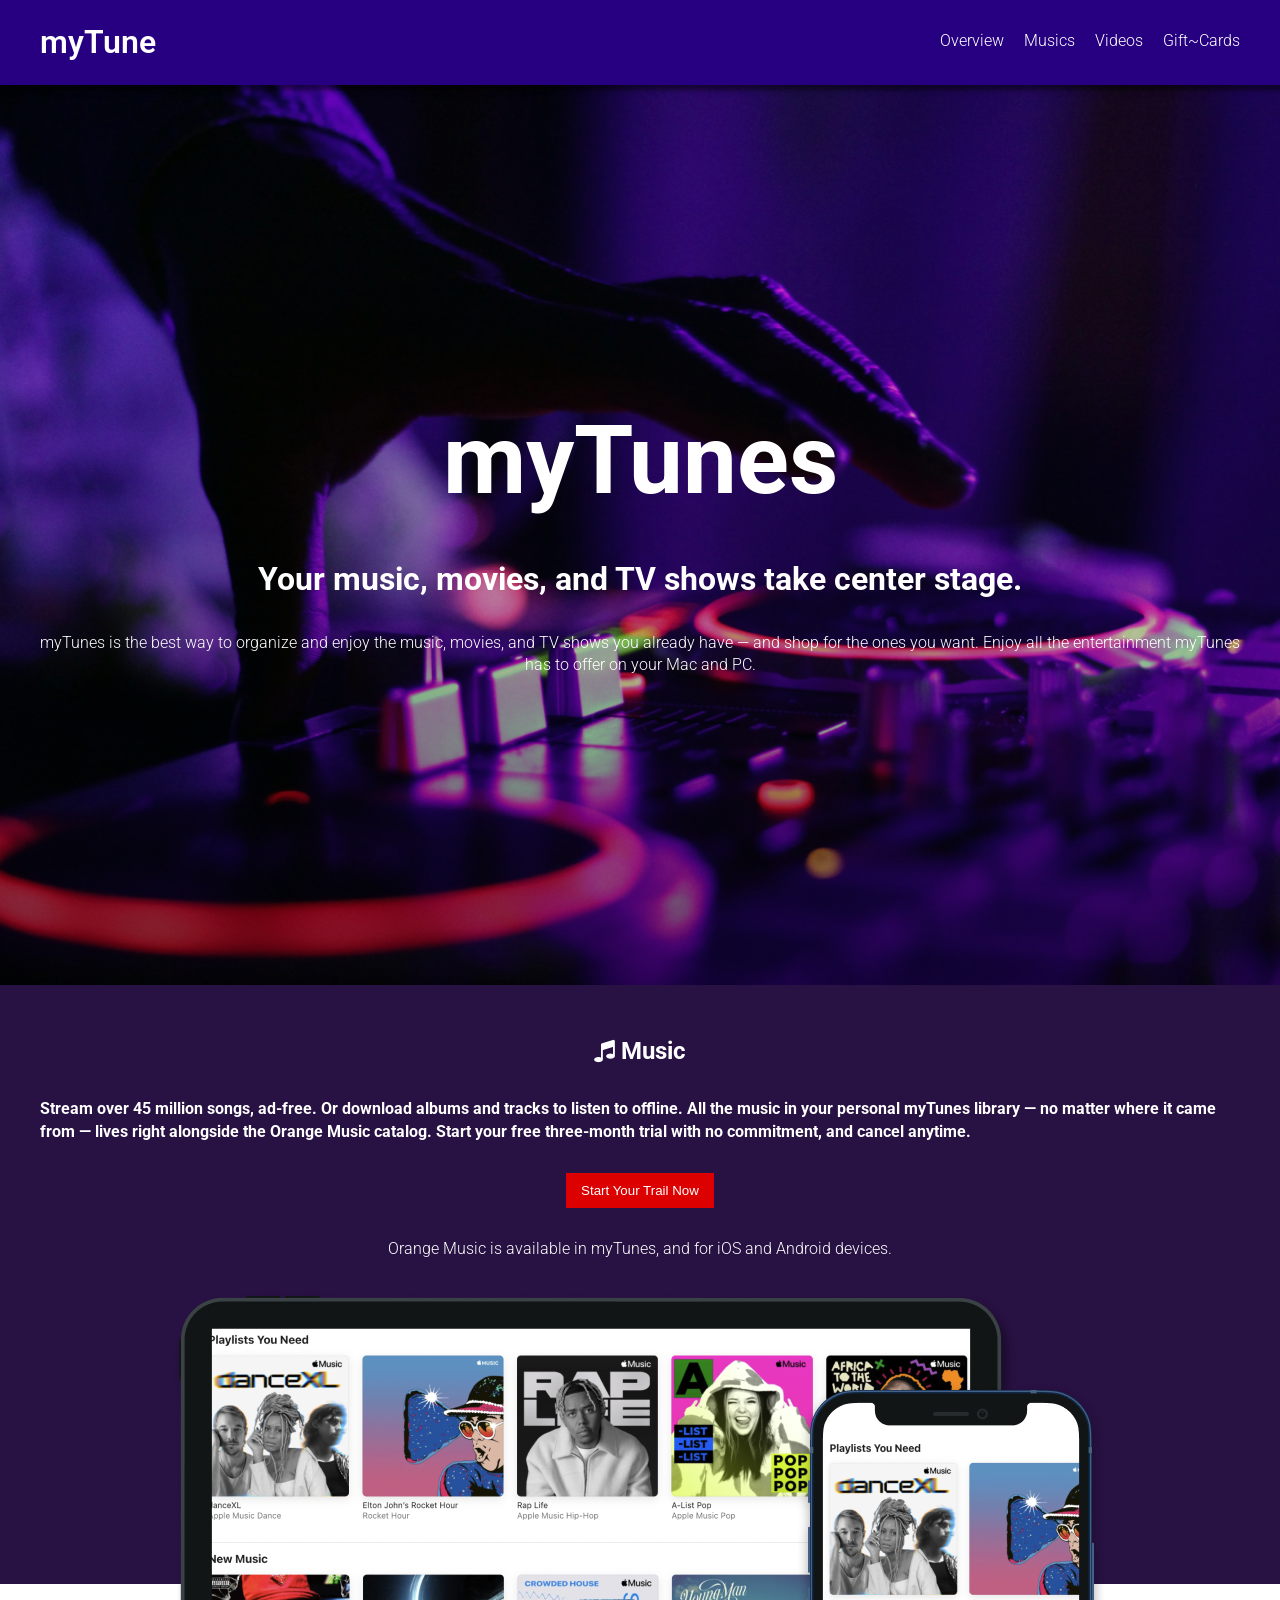
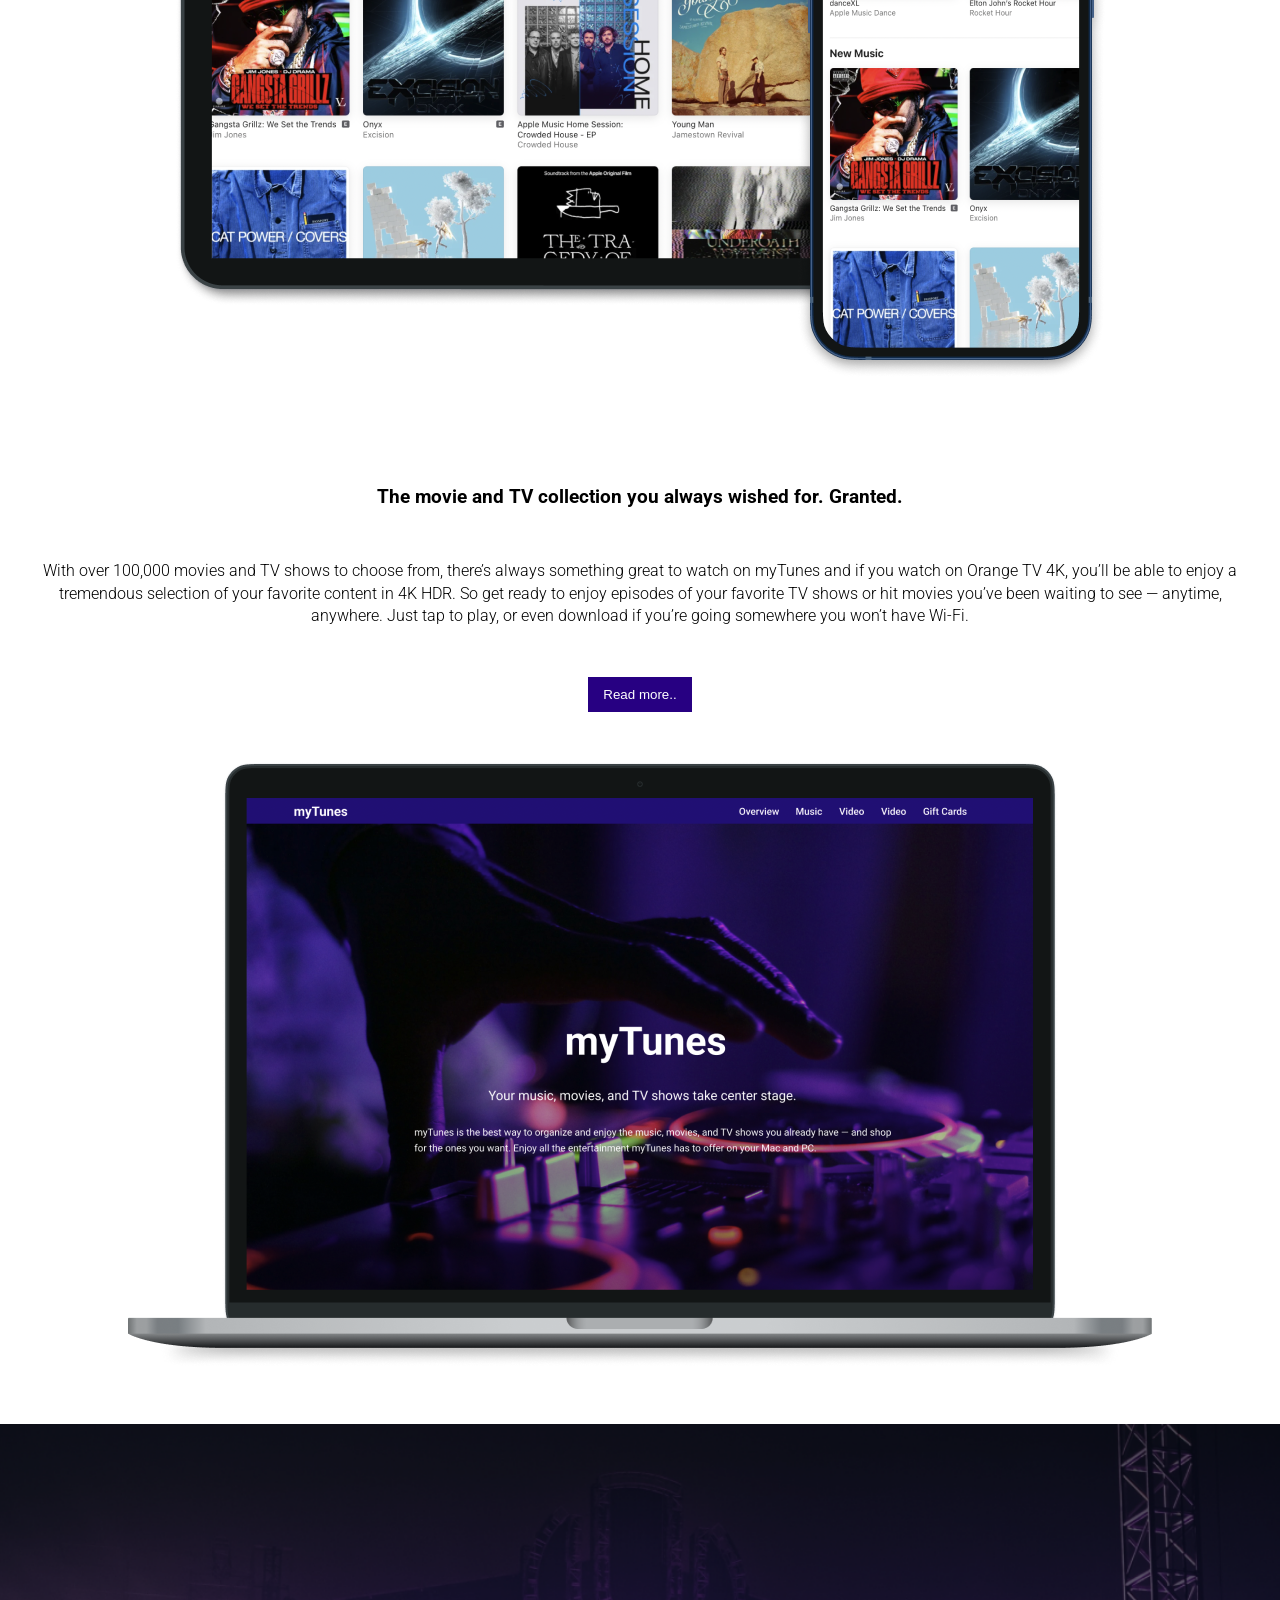
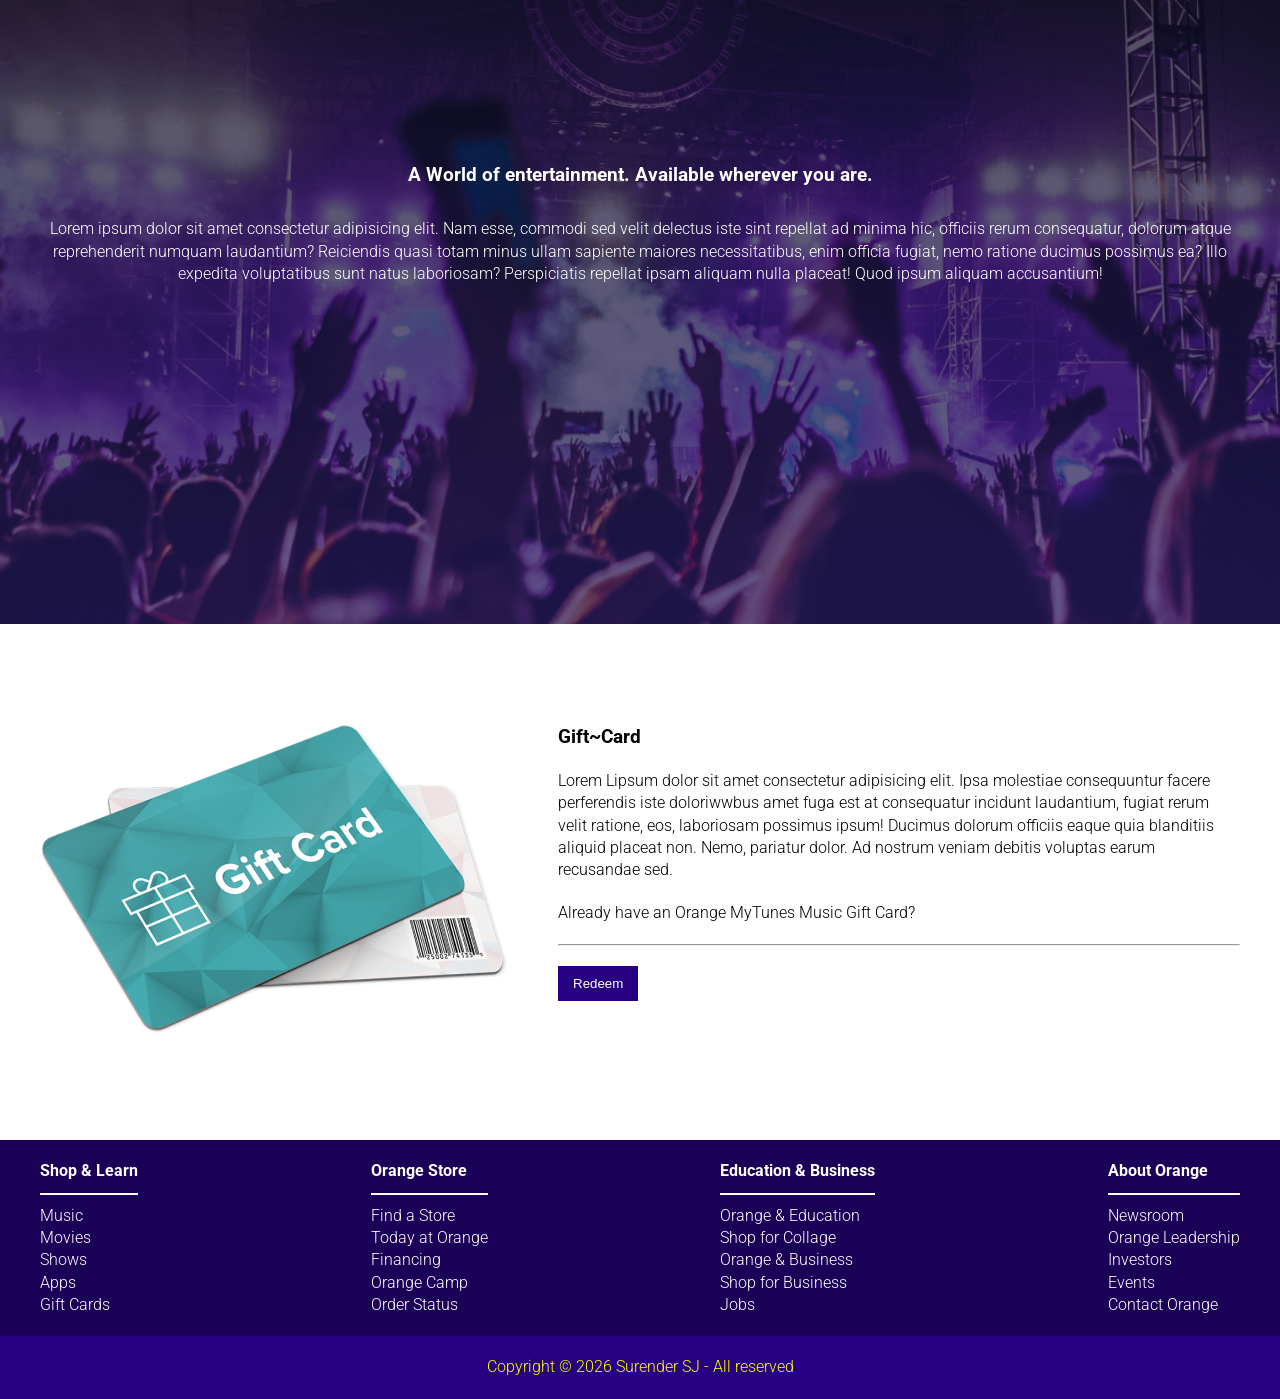
<file: index.html>
<!DOCTYPE html>
<html lang="en">
    <head>
        <meta charset="UTF-8">
        <meta name="viewport" content="width=device-width, initial-scale=1.0">
        <title>myTunes Website</title>
        <link rel="stylesheet" href="style.css">
        <link rel="stylesheet"
            href="https://cdnjs.cloudflare.com/ajax/libs/font-awesome/4.7.0/css/font-awesome.css"
            integrity="sha512-5A8nwdMOWrSz20fDsjczgUidUBR8liPYU+WymTZP1lmY9G6Oc7HlZv156XqnsgNUzTyMefFTcsFH/tnJE/+xBg=="
            crossorigin="anonymous" referrerpolicy="no-referrer" />
    </head>
    <body>
        <header>
            <nav class="container">
                <div class="logo">
                    myTune
                </div>
                <ul>
                    <a href="#hero">
                        <li>Overview</li>
                    </a>
                    <a href="#music">
                        <li>Musics</li>
                    </a>
                    <a href="#video">
                        <li>Videos</li>
                    </a>
                    <a href="#gift">
                        <li>Gift~Cards</li>
                    </a>
                </ul>
            </nav>
        </header>

        <main>
            <section class="hero-section" id="hero">
                <div class="container">
                    <h1>myTunes</h1>
                    <h3>Your music, movies, and TV shows take center stage.</h3>
                    <p>myTunes is the best way to organize and enjoy the music,
                        movies, and TV shows you already have — and shop for the
                        ones you want. Enjoy all the entertainment myTunes has
                        to offer on your Mac and PC.</p>
                </div>
            </section>
            <section class="music-section" id="music">
                <div class="container">
                    <h2>
                        <span>
                            <i class="fa fa-music"></i>
                        </span>
                        Music
                    </h2>
                    <h4>Stream over 45 million songs, ad-free. Or download
                        albums and tracks to listen to offline. All the music in
                        your personal myTunes library — no matter where it came
                        from — lives right alongside the Orange Music catalog.
                        Start your free three-month trial with no commitment,
                        and cancel anytime.
                    </h4>
                    <button class="primary-btn">Start Your Trail Now</button>
                    <p>
                        Orange Music is available in myTunes, and for iOS and
                        Android devices.
                    </p>

                    <div class="ipad-iphone-img">
                        <img src="images/ipad-iphone.png" alt="Iphone Ipad">
                    </div>
                </div>
            </section>

            <section class="about-music container">
                <h3>The movie and TV collection you always wished for.
                    Granted.</h3>
                <p>With over 100,000 movies and TV shows to choose from, there’s
                    always something great to watch on myTunes and if you watch
                    on Orange TV 4K, you’ll be able to enjoy a tremendous
                    selection of your favorite content in 4K HDR. So get ready
                    to enjoy episodes of your favorite TV shows or hit movies
                    you’ve been waiting to see — anytime, anywhere. Just tap to
                    play, or even download if you’re going somewhere you won’t
                    have Wi-Fi.</p>
                <button class="secondary-btn">Read more..</button>
                <div class="mac-img">
                    <img src="images/mac.png" alt="mac-img">
                </div>
            </section>

            <section class="video-section" id="video">
                <div class="container">
                    <h3>A World of entertainment. Available wherever you
                        are.</h3>
                    <p>Lorem ipsum dolor sit amet consectetur adipisicing elit.
                        Nam esse, commodi sed velit delectus iste sint repellat
                        ad minima hic, officiis rerum consequatur, dolorum atque
                        reprehenderit numquam laudantium? Reiciendis quasi totam
                        minus ullam sapiente maiores necessitatibus, enim
                        officia fugiat, nemo ratione ducimus possimus ea? Illo
                        expedita voluptatibus sunt natus laboriosam?
                        Perspiciatis repellat ipsam aliquam nulla placeat! Quod
                        ipsum aliquam accusantium!</p>
                </div>
            </section>
            <div class="container">
                <section class="gift-section" id="gift">
                    <div class="gift-card">
                        <img src="images/gift_card.png" alt="Gift Card Image">
                    </div>
                    <div class="gift-content">
                        <h3>Gift~Card</h3>
                        <p>
                            Lorem Lipsum dolor sit amet consectetur adipisicing
                            elit. Ipsa molestiae consequuntur facere perferendis
                            iste doloriwwbus amet fuga est at consequatur incidunt
                            laudantium, fugiat rerum velit ratione, eos,
                            laboriosam possimus ipsum! Ducimus dolorum officiis
                            eaque quia blanditiis aliquid placeat non. Nemo,
                            pariatur dolor. Ad nostrum veniam debitis voluptas
                            earum recusandae sed.

                        </p>

                        <p>
                            Already have an Orange MyTunes Music Gift Card?
                        </p>
                        <hr>
                        <div>
                            <button class="secondary-btn">
                                Redeem
                            </button>
                        </div>
                    </div>
                </section>
            </div>
        </main>
        
        <footer>
            <section class="footer-upper">
                <div class="container">
                    <div class="footer-links">
                        <h4>
                            Shop & Learn
                        </h4>
                        <ul>
                            <li>
                                Music
                            </li>
                            <li>
                                Movies
                            </li>
                            <li>
                                Shows
                            </li>
                            <li>
                                Apps
                            </li>
                            <li>
                                Gift Cards
                            </li>
                        </ul>
                    </div>
                    <div class="footer-links">
                        <h4>
                            Orange Store
                        </h4>
                        <ul>
                            <li>
                                Find a Store
                            </li>
                            <li>
                                Today at Orange
                            </li>
                            <li>
                                Financing
                            </li>
                            <li>
                                Orange Camp
                            </li>
                            <li>
                                Order Status
                            </li>
                        </ul>
                    </div>

                    <div class="footer-links">
                        <h4>
                            Education & Business
                        </h4>
                        <ul>
                            <li>
                                Orange & Education
                            </li>
                            <li>
                                Shop for Collage
                            </li>
                            <li>
                                Orange & Business
                            </li>
                            <li>
                                Shop for Business
                            </li>
                            <li>
                                Jobs
                            </li>
                        </ul>
                    </div>

                    <div class="footer-links">
                        <h4>
                            About Orange
                        </h4>
                        <ul>
                            <li>
                                Newsroom
                            </li>
                            <li>
                                Orange Leadership
                            </li>
                            <li>
                                Investors
                            </li>
                            <li>
                                Events
                            </li>
                            <li>
                                Contact Orange
                            </li>
                        </ul>
                    </div>
                </div>
            </section>

            <section class="footer-lower">
                <p>Copyright &COPY; 2026 Surender SJ - All reserved</p>
            </section>
        </footer>
    </body>
</html>
</file>
<file: style.css>
@import url('https://fonts.googleapis.com/css2?family=Roboto:ital,wght@0,100..900;1,100..900&display=swap');

:root{
    --purple500: #281143;
    --purple300: #270082;
    --purple600: #1b0058;
    --red600: #dc0000;
    --body:#f9f6ff;
    --max-width: 1200px;
}

*{
    margin: 0;
    padding: 0;
    box-sizing: border-box;
}

html, body{
    font-family: "Roboto", sans-serif;
    font-weight: 300;
    line-height: 1.4;
    scroll-behavior: smooth;
}

section{
    scroll-margin: 50px;
}
ul{
    list-style: none;
}

a{
    text-decoration: none;
    color: white;
}
.container{
    max-width: 1200px;
    margin: 0 auto;
}

header{
    background-color: var(--purple300);
    position: sticky;
    top: 0;
    z-index: 100;
    box-shadow: 5px 5px 5px rgba(0, 0, 0, 0.5);
}

nav{
    display: flex;
    justify-content: space-between;
    align-items: center;
    color: white;
    padding: 20px 0;
}

.logo{
    font-size: 32px;
    font-weight: 600;
}

nav ul{
    display: flex;
    gap: 20px;
}

nav ul li{
    border-bottom: 2px solid transparent;
    transition: 0.2s ease-in;
}

nav ul li:hover{
    border-bottom: 2px solid white;
    transition: 0.2s ease-in;
}


/* Hero Section */

.hero-section{
    background-image: url(images/hero_image.png);
    height: 100vh;
    display: grid;
    color: white;
    place-items: center;
    text-align: center;
}

.hero-section .container{
    display: flex;
    flex-direction: column;
    gap: 30px;
}

.hero-section h1{
    font-size: 96px;
}

.hero-section h3{
    font-size: 32px;
}

/* Music Section */

.music-section{
    padding-top: 50px;
    background-color: var(--purple500);    
}

.music-section .container{
    display: flex;
    flex-direction: column;
    gap: 30px;
    justify-content: center;
    align-items: center;
    color: white;
}

.ipad-iphone-img{
    margin-top: -400px;
    position: relative;
    top: 400px;
}

button{
    padding: 10px 15px;
    border: none;
    transition: 0.2s ease-in-out;
}

button:hover{
    opacity: 0.8;
    cursor: pointer;
    transition: 0.2s ease-in-out;
}

.primary-btn{
    background-color: var(--red600);
    color: white;
}

.secondary-btn{
    background-color: var(--purple300);
    color: white;
}

.about-music{
    padding-top: 500px;
    display: grid;
    place-items: center;
    gap: 50px;
    text-align: center;
    margin-bottom: 50px;
}


/* Video Section */

.video-section{
    background-image: url(images/video.png);
    min-height: 800px;
    display: grid;
    place-items: center;
    color: white;
    text-align: center;
}

.video-section .container{
    display: flex;
    flex-direction: column;
    gap: 30px;
    margin-top: -200;
}

.hero-section, .video-section{
    position: relative;
    background-position: center;
    background-size: cover;
    background-repeat: no-repeat;
}

/* Gift Card Section */

.gift-section{
    scroll-margin: 120px;
}

.gift-section{
    display: flex;
    justify-content: center;
    margin: 100px 0;
    gap: 50px;
}

.gift-content{
    display: flex;
    flex-direction: column;
    gap: 20px;
}

/* Footer Section */

.footer-upper{
    background-color: var(--purple600);
    padding: 20px;
}

.footer-upper .container{
    display: flex;
    justify-content: space-between;
    color: white;
}

.footer-upper h4{
    padding-bottom: 10px;
    border-bottom: 2px solid white;
    margin-bottom: 10px;
}

.footer-lower{
    background-color: var(--purple300);
    padding: 20px;
    display: flex;
    justify-content: center;
    color: yellow;
}
</file>
